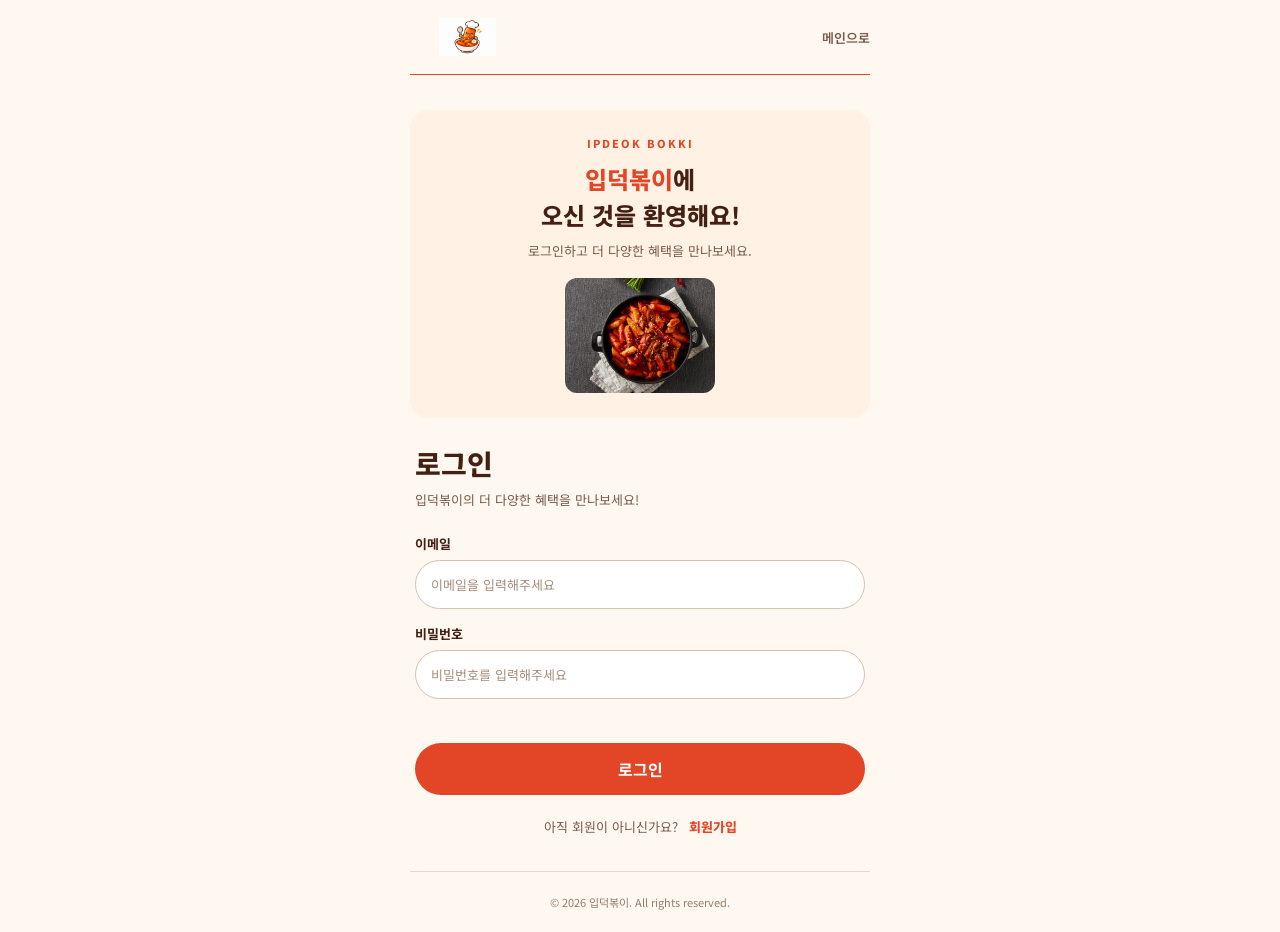
<file: login.html>
<!DOCTYPE html>
<html lang="ko">
<head>
  <meta charset="UTF-8">
  <meta name="viewport" content="width=device-width, initial-scale=1.0">
  <title>로그인 | 입덕볶이</title>

  <link rel="preconnect" href="https://fonts.googleapis.com">
  <link rel="preconnect" href="https://fonts.gstatic.com" crossorigin>
  <link href="https://fonts.googleapis.com/css2?family=Noto+Sans+KR:wght@300;400;500;700;800&display=swap" rel="stylesheet">

  <link rel="stylesheet" href="./css/style.css">
</head>
<body class="auth-body">

  <main class="auth-page">
    <header class="auth-header">
      <a href="./index.html">
        <img src="./img/logo.png" alt="입덕볶이">
      </a>
      <a href="./index.html" class="auth-home">메인으로</a>
    </header>

    <section class="auth-container">
      <div class="auth-visual">
        <p class="auth-visual__eyebrow">IPDEOK BOKKI</p>
        <h1><span>입덕볶이</span>에<br>오신 것을 환영해요!</h1>
        <p>로그인하고 더 다양한 혜택을 만나보세요.</p>
        <img src="./img/recommend-best.jpg" alt="입덕볶이 대표 메뉴">
      </div>

      <div class="auth-form-area">
        <h2>로그인</h2>
        <p class="auth-description">입덕볶이의 더 다양한 혜택을 만나보세요!</p>

        <form id="loginForm">
          <label class="auth-label" for="loginEmail">이메일</label>
          <input
            type="email"
            id="loginEmail"
            class="auth-input"
            placeholder="이메일을 입력해주세요"
            required
          >

          <label class="auth-label" for="loginPassword">비밀번호</label>
          <input
            type="password"
            id="loginPassword"
            class="auth-input"
            placeholder="비밀번호를 입력해주세요"
            required
          >

          <p id="loginMessage" class="auth-message" aria-live="polite"></p>

          <button type="submit" class="auth-submit">로그인</button>
        </form>

        <p class="auth-signup">
          아직 회원이 아니신가요?
          <a href="./signup.html">회원가입</a>
        </p>
      </div>
    </section>

    <footer class="auth-footer">
      © 2026 입덕볶이. All rights reserved.
    </footer>
  </main>

  <script src="./js/auth.js"></script>
</body>
</html>
</file>
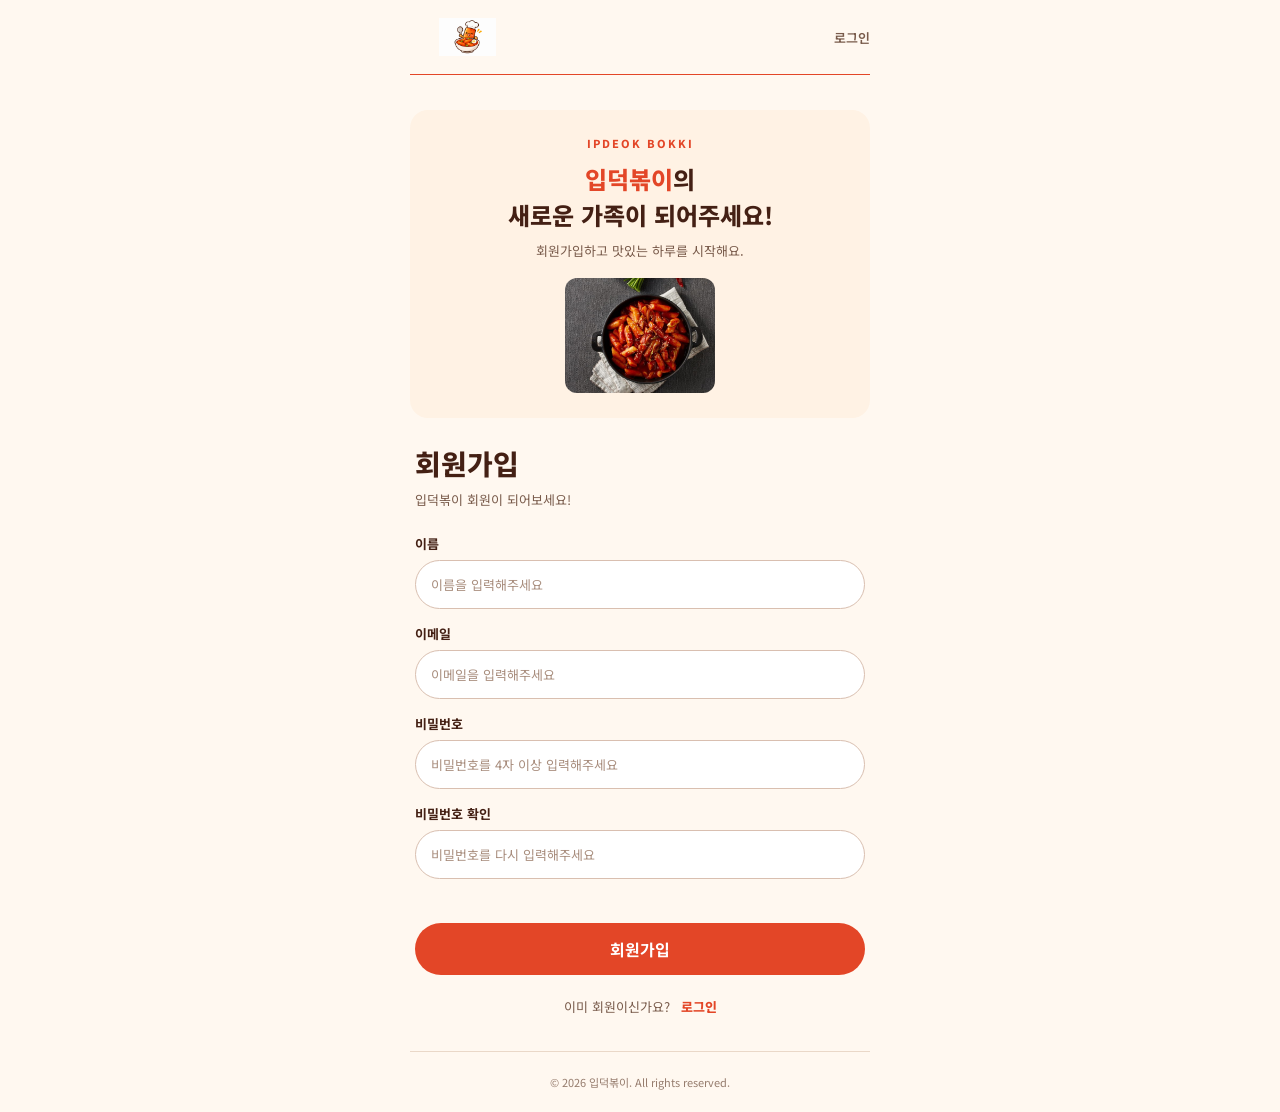
<file: singup.html>
<!DOCTYPE html>
<html lang="ko">
<head>
  <meta charset="UTF-8">
  <meta name="viewport" content="width=device-width, initial-scale=1.0">
  <title>회원가입 | 입덕볶이</title>

  <link rel="preconnect" href="https://fonts.googleapis.com">
  <link rel="preconnect" href="https://fonts.gstatic.com" crossorigin>
  <link href="https://fonts.googleapis.com/css2?family=Noto+Sans+KR:wght@300;400;500;700;800&display=swap" rel="stylesheet">

  <link rel="stylesheet" href="./css/style.css">
</head>
<body class="auth-body">

  <main class="auth-page">
    <header class="auth-header">
      <a href="./index.html">
        <img src="./img/logo.png" alt="입덕볶이">
      </a>
      <a href="./login.html" class="auth-home">로그인</a>
    </header>

    <section class="auth-container">
      <div class="auth-visual">
        <p class="auth-visual__eyebrow">IPDEOK BOKKI</p>
        <h1><span>입덕볶이</span>의<br>새로운 가족이 되어주세요!</h1>
        <p>회원가입하고 맛있는 하루를 시작해요.</p>
        <img src="./img/recommend-best.jpg" alt="입덕볶이 대표 메뉴">
      </div>

      <div class="auth-form-area">
        <h2>회원가입</h2>
        <p class="auth-description">입덕볶이 회원이 되어보세요!</p>

        <form id="signupForm">
          <label class="auth-label" for="signupName">이름</label>
          <input
            type="text"
            id="signupName"
            class="auth-input"
            placeholder="이름을 입력해주세요"
            required
          >

          <label class="auth-label" for="signupEmail">이메일</label>
          <input
            type="email"
            id="signupEmail"
            class="auth-input"
            placeholder="이메일을 입력해주세요"
            required
          >

          <label class="auth-label" for="signupPassword">비밀번호</label>
          <input
            type="password"
            id="signupPassword"
            class="auth-input"
            placeholder="비밀번호를 4자 이상 입력해주세요"
            minlength="4"
            required
          >

          <label class="auth-label" for="signupPasswordCheck">비밀번호 확인</label>
          <input
            type="password"
            id="signupPasswordCheck"
            class="auth-input"
            placeholder="비밀번호를 다시 입력해주세요"
            required
          >

          <p id="signupMessage" class="auth-message" aria-live="polite"></p>

          <button type="submit" class="auth-submit">회원가입</button>
        </form>

        <p class="auth-signup">
          이미 회원이신가요?
          <a href="./login.html">로그인</a>
        </p>
      </div>
    </section>

    <footer class="auth-footer">
      © 2026 입덕볶이. All rights reserved.
    </footer>
  </main>

  <script src="./js/auth.js"></script>
</body>
</html>
 <!-- 로그인 페이지 -->
</file>
<file: css/style.css>
/* ==============================
   RESET
============================== */
* {
  margin: 0;
  padding: 0;
  box-sizing: border-box;
}

body {
  font-family: 'Noto Sans KR', sans-serif;
  background: #fff8f0;
  color: #442014;
}

a {
  color: inherit;
  text-decoration: none;
}

button {
  font-family: inherit;
  cursor: pointer;
  border: none;
}

/* ==============================
   PAGE
============================== */
.page {
  width: 100%;
  max-width: 500px;
  min-height: 100vh;
  margin: 0 auto;
  overflow: hidden;
  background: #fff8f0;
}

.section-inner {
  padding: 0 20px;
}

.section-title {
  font-size: 28px;
  font-weight: 800;
  line-height: 1.35;
  text-align: center;
}

.section-title span {
  color: #e34627;
}

/* ==============================
   HEADER
============================== */
.header {
  position: relative;
  z-index: 100;
  display: flex;
  align-items: center;
  justify-content: space-between;
  width: 100%;
  height: 70px;
  padding: 0 20px;
  background: #fff;
}

.header__logo {
  display: flex;
  align-items: center;
}

.header__logo img {
  display: block;
  max-width: 120px;
  max-height: 32px;
  object-fit: contain;
}

.header__menu {
  display: flex;
  align-items: center;
  justify-content: center;
  width: 40px;
  height: 40px;
  background: transparent;
  color: #442014;
}

.header__menu svg {
  width: 27px;
  height: 27px;
  stroke-width: 2;
}

/* ==============================
   SLIDE MENU
============================== */
.menu-overlay {
  position: fixed;
  inset: 0;
  z-index: 200;
  background: rgba(0, 0, 0, 0.45);
  opacity: 0;
  visibility: hidden;
  transition: 0.3s;
}

.menu-overlay.active {
  opacity: 1;
  visibility: visible;
}

.slide-menu {
  position: fixed;
  top: 0;
  right: 0;
  z-index: 300;
  width: 280px;
  max-width: 80%;
  height: 100vh;
  padding: 25px 20px;
  background: #fff8f0;
  transform: translateX(100%);
  transition: transform 0.3s ease;
}

.slide-menu.active {
  transform: translateX(0);
}

.slide-menu__header {
  display: flex;
  align-items: center;
  justify-content: space-between;
  padding-bottom: 25px;
  border-bottom: 1px solid #e8d8ca;
}

.slide-menu__header h2 {
  font-size: 20px;
  font-weight: 800;
}

.slide-menu__close {
  display: flex;
  align-items: center;
  justify-content: center;
  width: 35px;
  height: 35px;
  background: transparent;
  color: #442014;
}

.slide-menu__close svg {
  width: 25px;
  height: 25px;
}

.slide-menu__list {
  padding-top: 20px;
  list-style: none;
}

.slide-menu__list li {
  border-bottom: 1px solid #eadfd5;
}

.slide-menu__list a {
  display: block;
  padding: 18px 5px;
  font-size: 15px;
  font-weight: 600;
}

body.menu-open {
  overflow: hidden;
}

/* ==============================
   HERO
============================== */
.hero {
  position: relative;
  display: flex;
  align-items: center;
  min-height: 510px;
  padding: 40px 25px;
  overflow: hidden;
  background: #55210e;
  color: #fff;
}

.hero__image {
  position: absolute;
  inset: 0;
  width: 100%;
  height: 100%;
  object-fit: cover;
}

.hero::after {
  position: absolute;
  inset: 0;
  z-index: 1;
  content: "";
  background: linear-gradient(
    90deg,
    rgba(45, 15, 5, 0.9) 0%,
    rgba(45, 15, 5, 0.65) 48%,
    rgba(45, 15, 5, 0.1) 100%
  );
}

.hero__content {
  position: relative;
  z-index: 2;
}

.hero__eyebrow {
  margin-bottom: 18px;
  font-size: 14px;
  font-weight: 500;
  letter-spacing: 1px;
}

.hero h1 {
  font-size: 38px;
  font-weight: 800;
  line-height: 1.35;
}

.hero h1 span {
  color: #ff9b3d;
}

.hero__description {
  margin-top: 20px;
  font-size: 15px;
  line-height: 1.7;
}

.hero__deco {
  position: absolute;
  right: 25px;
  bottom: 25px;
  z-index: 2;
  color: #ff9b3d;
  font-size: 35px;
}

/* ==============================
   ORDER SECTION
============================== */
.order-section {
  padding: 30px 20px;
  background: #fff;
}

.order-section__buttons {
  display: flex;
  flex-direction: column;
  gap: 12px;
}

.order-button {
  display: flex;
  align-items: center;
  justify-content: center;
  min-height: 52px;
  border: 1px solid #e34627;
  border-radius: 8px;
  background: #fff;
  color: #e34627;
  font-size: 14px;
  font-weight: 700;
}

.order-button--wide {
  justify-content: space-between;
  padding: 0 20px;
  background: #e34627;
  color: #fff;
}

.order-button--wide svg {
  width: 20px;
  height: 20px;
}

.order-section__button-row {
  display: grid;
  grid-template-columns: 1fr 1fr;
  gap: 12px;
}

/* ==============================
   RECOMMEND SECTION
============================== */
.recommend-section {
  padding: 55px 0 60px;
  overflow: hidden;
  background: #fff2e4;
}

.recommend-section__eyebrow {
  margin-bottom: 12px;
  color: #e34627;
  font-size: 12px;
  font-weight: 800;
  letter-spacing: 2px;
  text-align: center;
}

.recommend-section__description {
  margin-top: 15px;
  color: #795b4b;
  font-size: 14px;
  line-height: 1.7;
  text-align: center;
}

.recommend-slider {
  display: flex;
  align-items: center;
  justify-content: center;
  gap: 10px;
  width: 100%;
  margin-top: 35px;
}

.recommend-card {
  flex-shrink: 0;
  overflow: hidden;
  border-radius: 16px;
}

.recommend-card--side {
  width: 65px;
  height: 180px;
  opacity: 0.65;
}

.recommend-card__side-image {
  width: 100%;
  height: 100%;
}

.recommend-card__side-image img {
  display: block;
  width: 100%;
  height: 100%;
  object-fit: cover;
}

.recommend-card--main {
  display: flex;
  flex-direction: column;
  justify-content: space-between;
  width: 230px;
  min-height: 280px;
  padding: 22px;
  background: linear-gradient(145deg, #f47b37, #df3d21);
  color: #fff;
}

.recommend-card__copy {
  position: relative;
  z-index: 1;
}

.recommend-card__eyebrow {
  margin-bottom: 8px;
  font-size: 11px;
  font-weight: 700;
  letter-spacing: 1px;
}

.recommend-card__copy h3 {
  font-size: 19px;
  font-weight: 800;
}

.recommend-card__link {
  display: inline-block;
  margin-top: 15px;
  padding: 8px 12px;
  border-radius: 20px;
  background: #fff;
  color: #e34627;
  font-size: 11px;
  font-weight: 700;
}

.recommend-card__image {
  width: 100%;
  height: 125px;
  overflow: hidden;
  border-radius: 12px;
}

.recommend-card__image img {
  display: block;
  width: 100%;
  height: 100%;
  object-fit: cover;
}


/* ==============================
   MENU SECTION
============================== */
.menu-section {
  padding: 55px 0 60px;
  background: #fff;
}

.section-subtitle {
  margin-bottom: 8px;
  color: #e34627;
  font-size: 12px;
  font-weight: 800;
  letter-spacing: 2px;
  text-align: center;
}

.menu-section .section-title {
  margin-bottom: 25px;
}

/* 메뉴 태그 */
.tag-list {
  display: flex;
  justify-content: center;
  gap: 8px;
  margin-bottom: 25px;
}

.tag {
  padding: 8px 13px;
  border: 1px solid #e9d7c9;
  border-radius: 30px;
  background: #fff;
  color: #795b4b;
  font-size: 11px;
  font-weight: 600;
}

.tag--active {
  border-color: #e34627;
  background: #e34627;
  color: #fff;
}

/* 메뉴 사진 그리드 */
.menu-grid {
  display: grid;
  grid-template-columns: repeat(2, 1fr);
  gap: 25px 15px;
}

/* 메뉴 카드 */
.menu-item {
  display: block;
  min-width: 0;
}

/* 메뉴 사진 */
.menu-item__image {
  width: 100%;
  aspect-ratio: 1 / 1;
  overflow: hidden;
  border-radius: 12px;
  background: #fff2e4;
}

.menu-item__image img {
  display: block;
  width: 100%;
  height: 100%;
  object-fit: cover;
}

/* 메뉴 이름 */
.menu-item__title {
  margin-top: 10px;
  font-size: 14px;
  font-weight: 700;
  text-align: center;
}


/* ==============================
   EVENT SECTION
============================== */
.event-section {
  padding: 55px 0 60px;
  background: #fff2e4;
}

.event-section .section-title {
  margin-bottom: 12px;
}

.event-section__description {
  margin-bottom: 25px;
  color: #795b4b;
  font-size: 13px;
  text-align: center;
}

.event-tabs {
  display: flex;
  justify-content: center;
  gap: 25px;
  margin-bottom: 25px;
  border-bottom: 1px solid #ead8c8;
}

.event-tabs__item {
  position: relative;
  padding: 12px 5px;
  background: transparent;
  color: #967c6d;
  font-size: 13px;
  font-weight: 600;
}

.event-tabs__item--active {
  color: #e34627;
}

.event-tabs__item--active::after {
  position: absolute;
  right: 0;
  bottom: -1px;
  left: 0;
  height: 2px;
  background: #e34627;
  content: "";
}

.event-card {
  display: block;
  overflow: hidden;
  border-radius: 14px;
  background: #fff;
}

.event-card__image {
  position: relative;
  width: 100%;
  aspect-ratio: 2 / 1;
  overflow: hidden;
  background: #e34627;
}

.event-card__image img {
  display: block;
  width: 100%;
  height: 100%;
  object-fit: cover;
}

.event-card__image::after {
  position: absolute;
  inset: 0;
  background: linear-gradient(
    90deg,
    rgba(0, 0, 0, 0.35),
    transparent
  );
  content: "";
}

.event-card__image strong {
  position: absolute;
  top: 50%;
  left: 20px;
  z-index: 1;
  color: #fff;
  font-size: 20px;
  font-weight: 800;
  transform: translateY(-50%);
}

.event-card__body {
  padding: 18px;
}

.event-card__subtitle {
  margin-bottom: 7px;
  color: #e34627;
  font-size: 11px;
  font-weight: 700;
}

.event-card__title {
  font-size: 15px;
  font-weight: 700;
}

.event-card__date {
  margin-top: 10px;
  color: #a18c7e;
  font-size: 11px;
}

/* ==============================
   RESPONSIVE
============================== */
@media (min-width: 501px) {
  body {
    background: #eee8e1;
  }

  .page {
    margin: 0 auto;
    box-shadow: 0 0 25px rgba(0, 0, 0, 0.06);
  }
}


/* ==============================
   LOGIN / SIGNUP
============================== */

.auth-body {
  min-height: 100vh;
  background: #fff8f0;
  color: #442014;
}

.auth-page {
  width: 100%;
  max-width: 500px;
  min-height: 100vh;
  margin: 0 auto;
  padding: 0 20px;
  display: flex;
  flex-direction: column;
  background: #fff8f0;
}

.auth-header {
  display: flex;
  align-items: center;
  justify-content: space-between;
  height: 75px;
  border-bottom: 1px solid #e34627;
}

.auth-header img {
  display: block;
  width: 115px;
  max-height: 38px;
  object-fit: contain;
}

.auth-home {
  color: #795b4b;
  font-size: 13px;
  font-weight: 600;
}

.auth-container {
  flex: 1;
  display: flex;
  flex-direction: column;
  justify-content: center;
  gap: 25px;
  padding: 35px 0;
}

.auth-visual {
  padding: 25px 20px;
  border-radius: 18px;
  background: #fff2e4;
  text-align: center;
}

.auth-visual__eyebrow {
  margin-bottom: 10px;
  color: #e34627;
  font-size: 11px;
  font-weight: 800;
  letter-spacing: 2px;
}

.auth-visual h1 {
  font-size: 24px;
  font-weight: 800;
  line-height: 1.5;
}

.auth-visual h1 span {
  color: #e34627;
}

.auth-visual > p:last-of-type {
  margin-top: 8px;
  color: #795b4b;
  font-size: 13px;
}

.auth-visual img {
  display: block;
  width: 150px;
  height: 115px;
  margin: 18px auto 0;
  border-radius: 12px;
  object-fit: cover;
}

.auth-form-area {
  padding: 0 5px;
}

.auth-form-area h2 {
  font-size: 28px;
  font-weight: 800;
}

.auth-description {
  margin: 7px 0 25px;
  color: #795b4b;
  font-size: 13px;
}

.auth-label {
  display: block;
  margin: 15px 0 7px;
  font-size: 13px;
  font-weight: 700;
}

.auth-input {
  display: block;
  width: 100%;
  height: 49px;
  padding: 0 15px;
  border: 1px solid #d9bfb0;
  border-radius: 25px;
  outline: none;
  background: #fff;
  color: #442014;
  font-family: inherit;
  font-size: 13px;
}

.auth-input:focus {
  border-color: #e34627;
}

.auth-input::placeholder {
  color: #a88d7d;
}

.auth-submit {
  width: 100%;
  height: 52px;
  margin-top: 18px;
  border-radius: 30px;
  background: #e34627;
  color: #fff;
  font-size: 16px;
  font-weight: 700;
}

.auth-submit:hover {
  background: #cf381d;
}

.auth-message {
  min-height: 18px;
  margin-top: 8px;
  color: #e34627;
  font-size: 12px;
}

.auth-signup {
  margin-top: 22px;
  color: #795b4b;
  font-size: 13px;
  text-align: center;
}

.auth-signup a {
  margin-left: 7px;
  color: #e34627;
  font-weight: 800;
}

.auth-footer {
  padding: 22px 0;
  border-top: 1px solid #ead8c8;
  color: #967c6d;
  font-size: 11px;
  text-align: center;
}
/* ==============================
   MENU LIST PAGE
============================== */

.list-heading {
  padding: 32px 20px 25px;
  background: #fff2e4;
}

.list-heading__inner {
  text-align: center;
}

.list-heading__eyebrow {
  margin-bottom: 7px;
  color: #e34627;
  font-size: 11px;
  font-weight: 800;
  letter-spacing: 2px;
}

.list-heading h1 {
  font-size: 25px;
  font-weight: 800;
}

.list-heading__inner > p:last-child {
  margin-top: 8px;
  color: #795b4b;
  font-size: 13px;
}

/* 검색창 */

.menu-search {
  padding: 18px 20px 12px;
  background: #fff2e4;
}

.menu-search__box {
  display: flex;
  height: 46px;
  align-items: center;
  gap: 10px;
  padding: 0 14px;
  border: 1px solid #ead8c8;
  border-radius: 10px;
  background: #fff;
  color: #967c6d;
}

.menu-search__box svg {
  width: 19px;
  height: 19px;
  flex-shrink: 0;
}

.menu-search__box input {
  width: 100%;
  border: none;
  outline: none;
  background: transparent;
  color: #442014;
  font-family: inherit;
  font-size: 13px;
}

.menu-search__box input::placeholder {
  color: #b09b8c;
}

/* 카테고리 */

.menu-category {
  position: sticky;
  top: 0;
  z-index: 50;
  overflow-x: auto;
  padding: 13px 20px;
  border-bottom: 1px solid #f0e4da;
  background: #fff;
}

.menu-category__list {
  display: flex;
  gap: 9px;
  width: max-content;
}

.menu-category__button {
  height: 35px;
  padding: 0 17px;
  border: 1px solid #ead8c8;
  border-radius: 30px;
  background: #fff;
  color: #795b4b;
  font-size: 12px;
  font-weight: 600;
  white-space: nowrap;
}

.menu-category__button.active {
  border-color: #e34627;
  background: #e34627;
  color: #fff;
}

/* 섹션 제목 */

.list-section-heading {
  display: flex;
  align-items: flex-end;
  justify-content: space-between;
  margin-bottom: 18px;
}

.list-section-heading__eyebrow {
  margin-bottom: 4px;
  color: #e34627;
  font-size: 10px;
  font-weight: 800;
  letter-spacing: 1.5px;
}

.list-section-heading h2 {
  font-size: 21px;
  font-weight: 800;
}

.list-section-heading > span {
  padding-bottom: 3px;
  color: #967c6d;
  font-size: 11px;
}

/* BEST 메뉴 */

.best-menu {
  padding: 30px 20px;
  background: #fff8f0;
}

.best-menu__card {
  display: block;
  overflow: hidden;
  border: 1px solid #f0e1d4;
  border-radius: 14px;
  background: #fff;
}

.best-menu__image {
  position: relative;
  width: 100%;
  height: 190px;
  overflow: hidden;
  background: #fff2e4;
}

.best-menu__image img {
  display: block;
  width: 100%;
  height: 100%;
  object-fit: cover;
}

.best-menu__badge {
  position: absolute;
  top: 13px;
  left: 13px;
  padding: 6px 11px;
  border-radius: 20px;
  background: #e34627;
  color: #fff;
  font-size: 11px;
  font-weight: 800;
}

.best-menu__content {
  display: flex;
  align-items: center;
  justify-content: space-between;
  padding: 17px;
}

.best-menu__content h3 {
  margin-bottom: 7px;
  font-size: 17px;
  font-weight: 800;
}

.best-menu__content p {
  margin-bottom: 12px;
  color: #967c6d;
  font-size: 11px;
  line-height: 1.6;
}

.best-menu__content strong {
  color: #442014;
  font-size: 15px;
  font-weight: 800;
}

.best-menu__arrow {
  display: flex;
  width: 34px;
  height: 34px;
  flex-shrink: 0;
  align-items: center;
  justify-content: center;
  margin-left: 10px;
  border-radius: 50%;
  background: #fff2e4;
  color: #e34627;
}

/* 전체 메뉴 목록 */

.all-menu {
  padding: 30px 20px 45px;
  background: #fff;
}

.menu-list {
  display: flex;
  flex-direction: column;
}

.menu-list__item {
  display: flex;
  min-height: 130px;
  align-items: center;
  gap: 14px;
  padding: 17px 0;
  border-bottom: 1px solid #f0e8e1;
}

.menu-list__image {
  width: 112px;
  height: 112px;
  flex-shrink: 0;
  overflow: hidden;
  border-radius: 12px;
  background: #fff2e4;
}

.menu-list__image img {
  display: block;
  width: 100%;
  height: 100%;
  object-fit: cover;
}

.menu-list__content {
  min-width: 0;
  flex: 1;
}

.menu-list__content h3 {
  margin-bottom: 6px;
  font-size: 14px;
  font-weight: 800;
  line-height: 1.4;
}

.menu-list__content p {
  display: -webkit-box;
  overflow: hidden;
  margin-bottom: 9px;
  color: #967c6d;
  font-size: 11px;
  line-height: 1.6;
  -webkit-box-orient: vertical;
  -webkit-line-clamp: 2;
}

.menu-list__content strong {
  font-size: 14px;
  font-weight: 800;
}

.menu-list__plus {
  display: flex;
  width: 29px;
  height: 29px;
  flex-shrink: 0;
  align-items: center;
  justify-content: center;
  border: 1px solid #ead8c8;
  border-radius: 50%;
  color: #e34627;
}

.menu-list__plus svg {
  width: 17px;
  height: 17px;
}

.menu-list__empty {
  display: none;
  padding: 35px 0;
  color: #967c6d;
  font-size: 13px;
  text-align: center;
}

/* FOOTER */

.list-footer {
  padding: 25px 20px;
  background: #fff2e4;
  text-align: center;
}

.list-footer a {
  color: #e34627;
  font-size: 16px;
  font-weight: 800;
}

.list-footer p {
  margin-top: 5px;
  color: #967c6d;
  font-size: 11px;
}

/* 작은 화면 */

@media (max-width: 360px) {
  .menu-list__image {
    width: 95px;
    height: 95px;
  }

  .menu-list__item {
    gap: 10px;
  }

  .menu-list__content h3 {
    font-size: 13px;
  }
}
</file>
